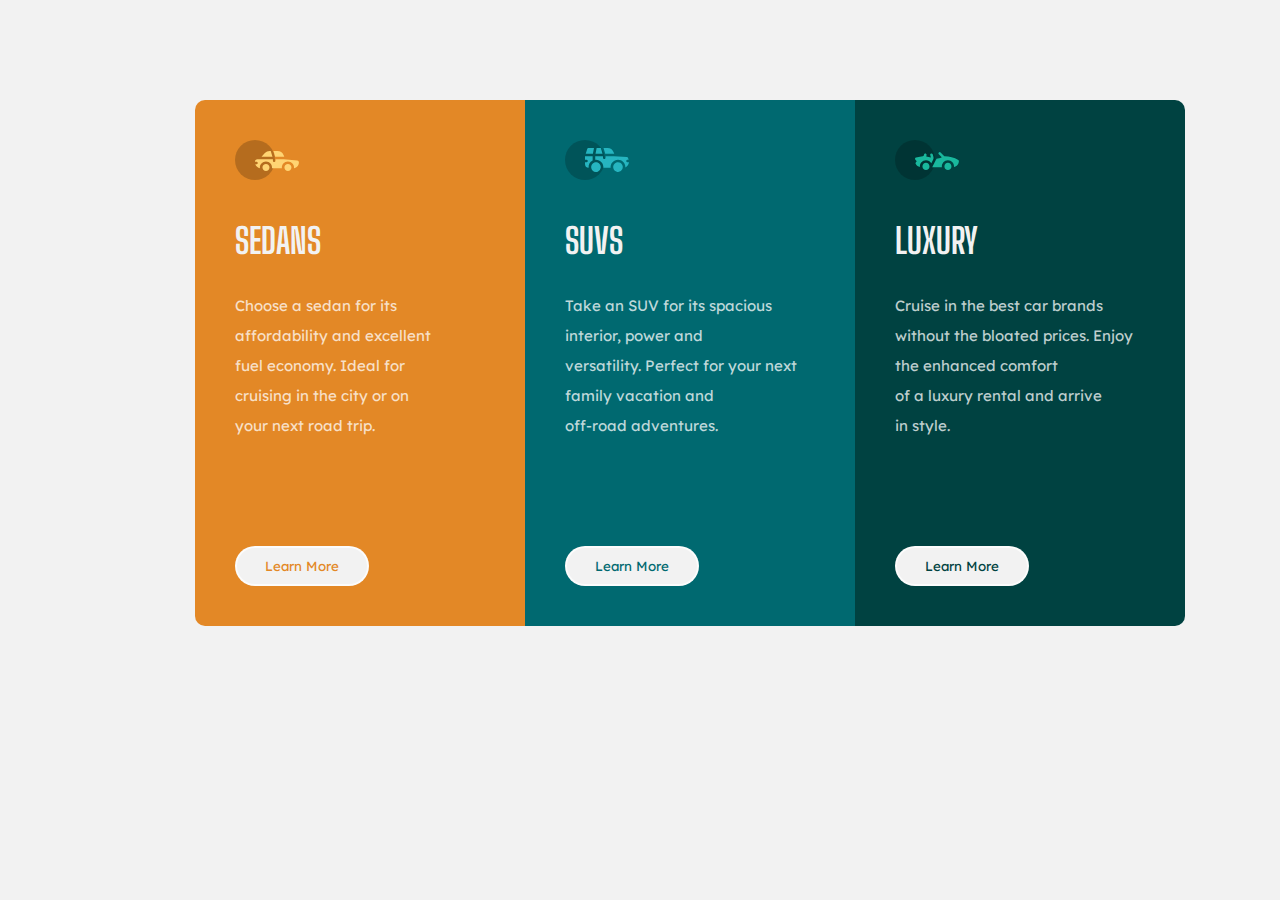
<file: CSS-Flex-Grid-/index.html>
<!DOCTYPE html>
<html lang="en">

<head>
    <meta charset="UTF-8">
    <meta http-equiv="X-UA-Compatible" content="IE=edge">
    <meta name="viewport" content="width=device-width, initial-scale=1.0">
    <title>Flex Task</title>
    <link rel="stylesheet" href="flex-grid.css">
    <link rel="shortcut icon" href="images/favicon-32x32.png" type="image/x-icon">
</head>

<body>
    
        <div class="flex-div">
            <div class="first">
                <div><img src="images/icon-sedans.svg" alt=""></div>
                <div class="car">
                    <h3>SEDANS</h3>
                </div>

                <div class="description">
                    <p>Choose a sedan for its affordability and excellent <br> fuel economy.
                        Ideal for <br> cruising in the city or on <br> your next road trip.</p>
                </div>
                <div class="btn1"><button class="button-yellow">Learn More</button></div>
            </div>

            <div class="second">
                <div><img src="images/icon-suvs.svg" alt=""></div>
                <div class="car">
                    <h3>SUVS</h3>
                </div>
                <div class="description">
                    <p>Take an SUV for its spacious interior, power and <br>
                        versatility. Perfect for your next family vacation and <br> off-road adventures.
                    </p>
                </div>
                <div class="btn2"><button class="button-blue">Learn More</button></div>


            </div>
            <div class="third">
                <div><img src="images/icon-luxury.svg" alt=""></div>
                <div class="car">
                    <h3>LUXURY</h3>
                </div>

                <div class="description">
                    <p>Cruise in the best car brands without the bloated prices. Enjoy the enhanced comfort <br> of a
                        luxury
                        rental and arrive <br> in style.</p>
                </div>
                <div class="btn3"><button class="button-dark">Learn More</button></div>
            </div>
        </div>
        </div>
</body>

</html>
</file>
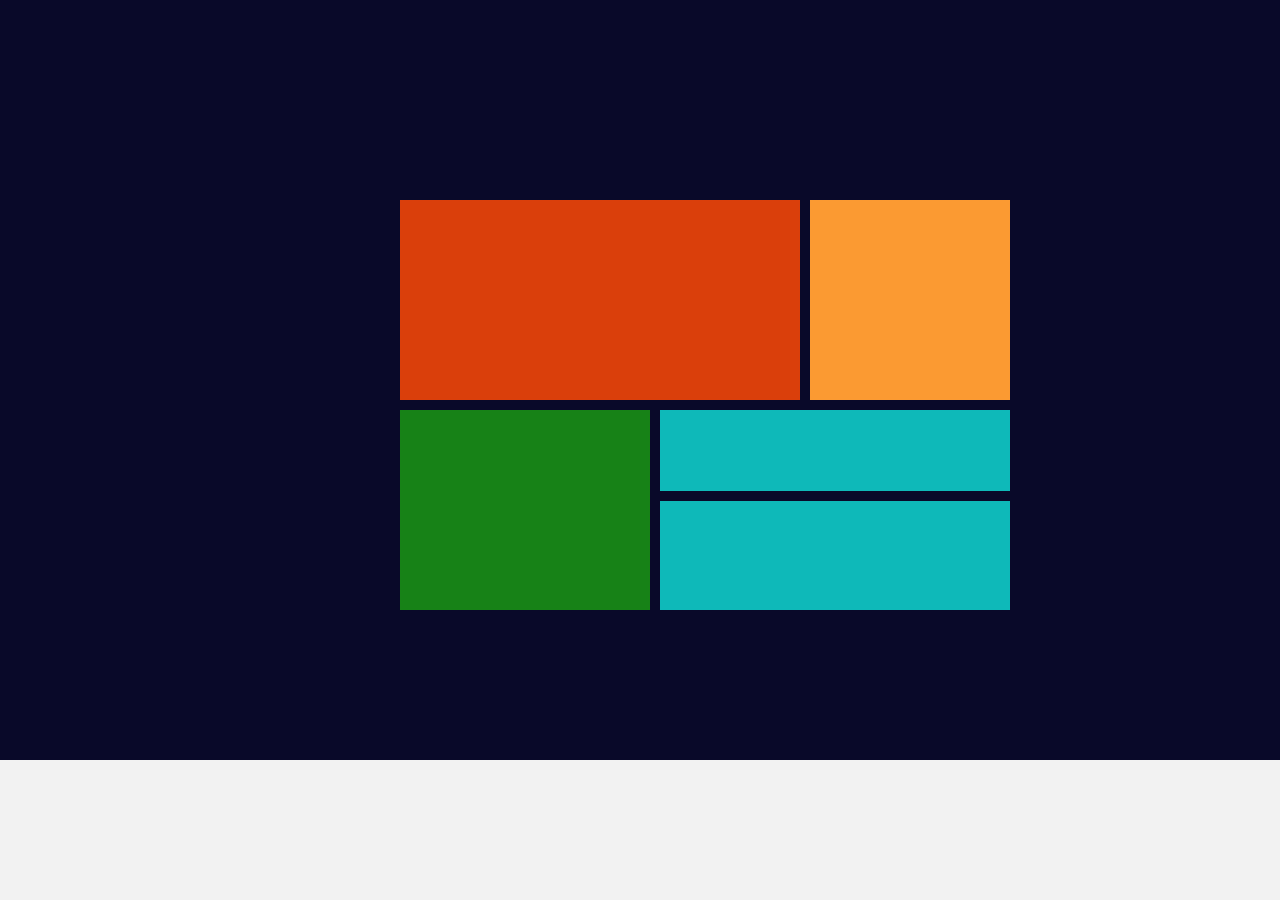
<file: CSS-Flex-Grid-/grid.html>
<!DOCTYPE html>
<html lang="en">

<head>
    <meta charset="UTF-8">
    <meta http-equiv="X-UA-Compatible" content="IE=edge">
    <meta name="viewport" content="width=device-width, initial-scale=1.0">
    <title>Document</title>
    <link rel="stylesheet" href="flex-grid.css">
</head>

<body>

    <main>
        <div class="layout">
            <div class="grid-layout">
                <div class="top">
                    <div class="a"></div>
                    <div class="b"></div>
                </div>
                <div class="bottom">
                    <div class="a"></div>
                    <div class="sep">
                        <div></div>
                        <div></div>
    
                    </div>
    
                </div>
            </div>
        </div>
        
    </main>


</body>

</html>
</file>
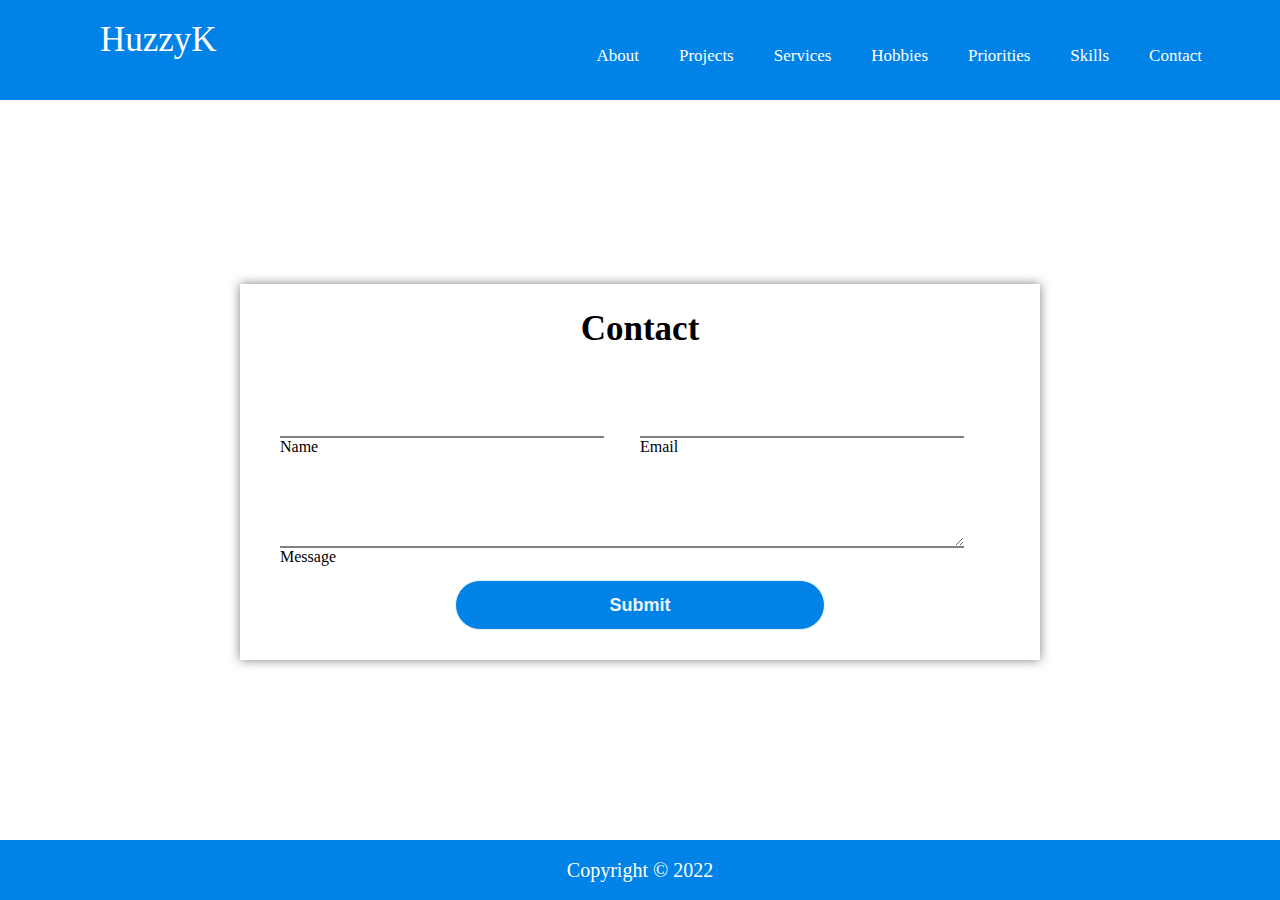
<file: LittlePort/contact.html>
<!DOCTYPE html>
<html lang="en">

<head>
    <meta charset="UTF-8">
    <meta http-equiv="X-UA-Compatible" content="IE=edge">
    <meta name="viewport" content="width=device-width, initial-scale=1.0">
    <title>Document</title>
    <link rel="stylesheet" href="style.css">
    <link rel="stylesheet" href="https://use.fontawesome.com/releases/v5.15.4/css/all.css"
        integrity="sha384-DyZ88mC6Up2uqS4h/KRgHuoeGwBcD4Ng9SiP4dIRy0EXTlnuz47vAwmeGwVChigm" crossorigin="anonymous" />
</head>

<body>
    <header>
        <nav>
            <input type="checkbox" id="check">
            <label for="check" class="checkbtn">
                <i class="fas fa-bars"></i>
            </label>
            <label class="logo">HuzzyK</label>

            <ul>
                <li><a href="index.html#about">About</a></li>
                <li><a href="index.html#projects">Projects</a></li>
                <li><a href="index.html#services">Services</a></li>
                <li><a href="index.html#hobbies">Hobbies</a></li>
                <li><a href="index.html#priorities">priorities</a></li>
                <li><a href="index.html#skills">Skills</a></li>
                <li><a href="contact.html">Contact</a></li>
            </ul>
        </nav>
    </header>

    <main class="contact">
        <div class="container">
            <div class="text">Contact</div>

            <form action="">

                <div class="form-row">
                    <div class="input-data">
                        <input type="text" required>
                        <label>Name</label>
                    </div>
                    <div class="input-data">
                        <input type="email" required>
                        <label>Email</label>
                    </div>
                </div>
                <div class="form-row">
                    <div class="input-data">
                        <textarea name="" id="" cols="30" rows="3" required></textarea>
                        <label>Message</label>
                    </div>
                </div>
                <div class="submit-btn">
                    
                    <input type="submit" value="Submit">
                </div>



            </form>
        </div>
    </main>

    <footer>
        <p>Copyright &#169 2022</p>
    </footer>

</body>

</html>
</file>
<file: CSS-Flex-Grid-/flex-grid.css>
/* ### Neutral

Transparent white (paragraphs): hsla(0, 0%, 100%, 0.75)
Very light gray (background, headings, buttons): hsl(0, 0%, 95%) */

/* @import url('https://fonts.googleapis.com/css2?family=Big+Shoulders+Display:wght@700&family=Lexend+Deca&display=swap'); */

@import url('https://fonts.googleapis.com/css2?family=Big+Shoulders+Display:wght@400;500;700&family=Lexend+Deca:wght@300;400;700&display=swap');

body {
    padding: 0;
    margin: 0;
    background: hsl(0, 0%, 95%);
}


.flex-div {
    display: flex;
    justify-content: center;
    align-items: center;
    padding-top: 100px;
    padding-left: 100px;
    /* min-width: 375px;
    max-width: 1440px; */

}
.btn1,.btn2,.btn3 {
    margin-top: 90px;
}

@media (max-width:500px) {
    .flex-div {
        height: 704px;
        
    }
    .btn3{
        margin-top: 60px;
    }
    .btn1{
        margin-top: 120px;
    }
}
@media screen and (max-width: 980px ) and  (min-width:501px) {
    .flex-div{
        height: 80vh;
    }
    
}
@media screen and (max-width: 705px ) and  (min-width:502px) {
    .flex-div{
        height: 100vh;
    }
    .btn3{
        margin-top: 60px;
    }
    .btn1{
        margin-top: 120px;
    }
    
}


.first,
.second,
.third {
    height: 100%;
    width: 250px;
    /* flex: 1; */
    padding: 40px;
    display: flex;
    flex-direction: column;
    justify-content: center;
}


.first {
    background-color: hsl(31, 77%, 52%);
    border-top-left-radius: 10px;
    border-bottom-left-radius: 10px;


}

.second {
    background-color: hsl(184, 100%, 22%);
}

.third {
    background-color: hsl(179, 100%, 13%);
    border-top-right-radius: 10px;
    border-bottom-right-radius: 10px;
}


.car {
    font-family: 'Big Shoulders Display', cursive;
    font-weight: 700;
    font-size: 30px;
    color: hsl(0, 0%, 95%);

}

.description {
    font-family: 'Lexend Deca', sans-serif;
    font-weight: 400;
    font-size: 15px;
    line-height: 30px;
    /* width: 200px; */
    color: hsla(0, 0%, 100%, 0.75);
    margin-top: -20px;

}




button {
    background-color: hsl(0, 0%, 95%);
    border: 2px solid hsla(0, 0%, 100%, 0.75);
    font-family: 'Lexend Deca', sans-serif;
    padding: 10px 28px 10px 28px;
    border-radius: 20px;
    transition: .1s;
}

.button-yellow {
    color: hsl(31, 77%, 52%);
}

.button-yellow:hover {
    cursor: pointer;
    background-color: hsl(31, 77%, 52%);
    color: hsla(0, 0%, 100%, 0.75);
    border: 2px solid hsla(0, 0%, 100%, 0.75);
}

.button-blue {
    color: hsl(184, 100%, 22%);
}

.button-blue:hover {
    cursor: pointer;
    background-color: hsl(184, 100%, 22%);
    color: hsla(0, 0%, 100%, 0.75);
    border: 2px solid hsla(0, 0%, 100%, 0.75);
}

.button-dark {
    color: hsl(179, 100%, 13%);
}

.button-dark:hover {
    cursor: pointer;
    background-color: hsl(179, 100%, 13%);
    color: hsla(0, 0%, 100%, 0.75);
    border: 2px solid hsla(0, 0%, 100%, 0.75);
}



/* GRID STYLESHEET */
main{
    background-color: rgb(9, 9, 41);
    padding-bottom: 150px;
}
.layout {
    padding-top: 200px;
    padding-left: 400px;
    width: 600px;
    text-align: center;
}

.grid-layout {
    display: grid;
    grid-template-columns: 1fr;
    row-gap: 10px;
}

.top {
    display: grid;
    grid-template-columns: 400px 200px;
    column-gap: 10px;
}


.top .a {
    background-color: hsl(15, 90%, 45%);
    height: 200px;
}

.top .b {
    background-color: hsl(31, 96%, 59%);

}

.bottom {
    display: grid;
    grid-template-columns: 250px 350px;
    column-gap: 10px;

}

.bottom .a {
    background-color: rgb(23, 130, 23);
    height: 200px;
}
.sep {
    display: grid;
    grid-template-rows: 1.5fr 2fr;
    row-gap: 10px;
}

.bottom .sep div {
    background-color: rgb(14, 185, 185);
}
</file>
<file: LittlePort/style.css>
/* --------------------------------------------
   |        The header and Navigation Bar                   |
   ---------------------------------------------
  */
* {
    box-sizing: border-box;
}

html {
    height: 100%;
}

body {
    font-family: Poppins;
    display: flex;
    flex-direction: column;
    min-height: 100vh;
    padding: 0;
    margin: 0;
    box-sizing: border-box;

}

footer {
    background-color: #0082e6;
    width: 100%;
    height: 60px;
    color: white;
    text-align: center;
    display: flex;
    justify-content: center;
    align-items: center;
    font-size: 20px;
    margin-top: auto;
}


.reg {
    margin-top: auto;
}

.header {
    margin-bottom: 50px;

}

nav {
    background-color: #0082e6;
    height: 100px;
    width: 100%;
    text-decoration: none;
    list-style: none;
    box-sizing: border-box;


}


label.logo {
    color: white;
    font-size: 35px;
    line-height: 80px;
    padding: 0 100px;
}

nav ul {

    float: right;
    margin-right: 20px;
    box-sizing: border-box;
    padding-top: 0;

}

nav ul li {
    display: inline-block;
    line-height: 80px;
    margin: 0 5px;
    vertical-align: top;

}

nav ul li a {
    color: white;
    font-size: 17px;
    padding: 7px 13px;
    border-radius: 3px;
    text-transform: capitalize;
    text-decoration: none;


}

a.active,
a:hover {
    background: #1b9bff;
    transition: .5s;

}

.checkbtn {
    font-size: 30px;
    color: white;
    float: right;
    line-height: 80px;
    margin-right: 40px;
    cursor: pointer;
    padding-top: 15px;

}

#check {
    display: none;
}

@media (max-width: 952px) {
    label.logo {
        font-size: 30px;
        padding-left: 50px;
    }

    nav ul li a {
        font-size: 16px;
    }

}

@media (max-width: 858px) {
    .checkbtn {
        display: block;
    }

    nav ul {
        position: fixed;
        width: 100%;
        height: 100vh;
        background-color: #2c3e50;
        top: 80px;
        left: -100%;
        text-align: center;
        transition: all .5s;
        z-index: 200;
    }

    nav ul li {
        display: block;
        margin: 50px 0;
        line-height: 30px;

    }

    nav ul li a {
        font-size: 20px;
    }

    a:hover,
    a.active {
        background-color: none;
    }

    #check:checked~ul {
        left: 0;
    }
}

/* --------------------------------------------
   |         The About Page                    |
   ---------------------------------------------
  */
.top {
    padding-top: 60px;
    text-align: center;
}

.top img {
    height: 300px;
    width: 300px;
    border-radius: 50%;
}

.profile {

    display: inline-block;
    margin-right: 50px;
    padding-top: 20px;
    vertical-align: top;
}

.paragraph {

    display: inline-block;


}

.paragraph p {
    width: 500px;
    text-align: left;
}

.paragraph h2 {
    text-align: left;
}

@media (max-width: 858px) {
    .paragraph h2 {
        text-align: center;
    }
}

.middle {
    display: flex;
    /* grid-template-columns: 1fr 1fr 1fr; */
    flex-direction: column;
    justify-content: center;
    align-items: center;
    padding-top: 50px;


}



@media (max-width:858px) {
    .middle {
        grid-template-columns: 1fr;

    }

    .middle h2 {
        display: none;
    }


}

.middle h2 {
    text-align: center;
    font-size: larger;
}


@media (max-width: 858px) {
    section {
        display: flex;
        justify-content: center;
    }

    .skills {
        margin-top: 40px;
    }
}

.box {

    width: 600px;
}

.box h3 {
    text-align: center;
    background-color: rgb(157, 152, 152);
    color: white;
    border-top-right-radius: 10px;
    border-top-left-radius: 10px;
    padding: 10px 20px;

}

.box ul,
ol {
    position: relative;
    /* background-color: white; */
}

.box ul li,
.box ol li {
    /* list-style: none; */
    padding: 10px;
    width: 100%;
    background-color: white;
    box-shadow: 0 5px 25px rgba(0, 0, 0, .1);
    transition: transform 0.5s;
}

.box ul li:hover,
.box ol li:hover {

    transform: scale(1.1);
    z-index: 100;
    background: #25bcff;
    box-shadow: 0 5px 25px rgba(0, 0, 0, .1);
    color: white;

}

/* .box ul li span{
    width: 40px;
    height: 20px;
    /* border-radius: 50%; 
    background: #25bcff;
    line-height: 20px;
    margin-left: 10px;

} */
.hobbies {
    /* margin-left: 20px; */
    padding: 10px 20px;
}

.priorities h3 {
    margin-top: 27px;
}

.skills {

    display: grid;
    grid-template-columns: 200px 200px 100px;
    column-gap: 10px;
    row-gap: 10px;
    text-align: center;
    margin-right: 20px;
}

.skills div {
    background-color: rgb(157, 152, 152);
    color: white;
    border-radius: 10px;
    padding-top: 10px;
    padding-bottom: 10px;


}

.bottom {
    display: flex;
    justify-content: center;
    padding-top: 50px;
    padding-bottom: 50px;

}

.bottom button {
    padding: 20px 50px 20px 50px;
    border-radius: 15px;
    border: none;
    color: white;
    background-color: #1b9bff;
    font-size: 20px;
    cursor: pointer;
}

.bottom button:hover {
    background-color: #1b9bff;

}

/* --------------------------------------------
   |         The Login page                    |
   ---------------------------------------------
  */
.main {
    display: flex;
    justify-content: center;
    align-items: center;
}

.center {

    min-height: 60vh;
    padding: 40px;
    margin-top: 40px;
    margin-bottom: 40px;
    border-radius: 10px;
    border: 1px;
    box-shadow: 0px 0px 10px rgba(0, 0, 0, 0.5);

}



.reg {
    width: 600px;
    min-width: 200px;
}

.center h1 {
    text-align: center;
    padding: 0;
    border-bottom: 1px solid silver;

}

.center form {
    padding: 0 40px;
    box-sizing: border-box;

}

form .txt_field {
    position: relative;
    border-bottom: 2px solid gray;
    margin: 30px 0;

}

.txt_field input {
    width: 100%;
    padding: 0 5px;
    height: 40px;
    border: none;
    font-size: 16px;
    background: none;
    outline: none;

}

.txt_field label {
    position: absolute;
    top: 50px;
    left: 5px;
    color: black;
    transform: translateY(-50%);
    font-size: 16px;
    pointer-events: none;
    transition: .5s;

}

.txt_field span::before {
    content: '';
    position: absolute;
    top: 40px;
    left: 0;
    width: 0%;
    height: 2px;
    background: #0082e6;
    transition: .5s;

}

.txt_field input:focus~label,
.txt_field input:valid~label {
    top: -5px;
    color: #0082e6;
    ;

}

.txt_field input:focus~span::before,
.txt_field input:valid~span::before {
    width: 100%;

}

.pass {
    padding-top: 20px;
    float: right;
    margin: -5px 0 20px 5px;
    color: #a6a6a6;
    cursor: pointer;

}

.pass:hover {
    text-decoration: underline;
    color: #1b9bff;
}

.input-submit {
    padding-left: 30px;
}

input[type="submit"] {

    width: 370px;
    height: 50px;
    border: 1px solid;
    background: #0082e6;
    border-radius: 25px;
    font-size: 18px;
    color: #e9f4fb;
    font-weight: 700;
    cursor: pointer;
    outline: none;

}

input[type="submit"]:hover {
    border-color: #2691d9;
    transition: .5s;
}

.signup_link {

    margin: 30px 0;
    text-align: center;
    font-size: 16px;
    color: #666666;


}

.signup_link a {
    color: #2691d9;
    text-decoration: none;
}

.signup_link a:hover {
    text-decoration: underline;
    background-color: white;
}

/* Register */
.txt_field2 {
    padding-top: 23px;
    padding-left: 5px;
    padding-bottom: 10px;
    border-bottom: 2px solid gray;
    ;
}

.txt_field2 label {
    color: black;
    /* padding-right: 89px; */
}

.txt_field2 label:hover {
    color: #1b9bff;
    pointer-events: none;
}

.txt_field2 select {
    width: 30%;
    border: none;
    /* color: #a6a6a6; */
    font-size: 15px;
    outline: none;
    /* text-align: center; */
    float: right;
}

.txt_field2 select option {
    color: black;
    font-family: poppins;
}

/* .regform{
    margin-top: 50px;
} */

/* --------------------------------------------
   |         The Contact page                    |
   ---------------------------------------------
  */


.contact {
    display: flex;
    align-items: center;
    justify-content: center;
    min-height: 80vh;
    padding: 40px;
}

.container {
    background: #ffff;
    width: 800px;
    max-width: 800px;
    padding: 25px 40px 30px 40px;
    box-shadow: 0px 0px 10px rgba(0, 0, 0, 0.5);
}

.container .text {
    font-size: 35px;
    font-weight: 600;
    text-align: center;
}

.container form {
    padding: 30px 0 0 0;

}

.form-row {
    display: flex;
    margin: 32px 0;
}

.form-row .input-data {
    width: 100%;

}

.input-data input,
textarea {
    display: block;
    border: none;
    border-bottom: 2px solid gray;
    outline: none;
    width: 90%;
    font-size: 20px;

}

textarea {
    width: 95%;
}

.input-data label {
    position: absolute;
}

.submit-btn {
    display: flex;
    justify-content: center;
}
</file>
